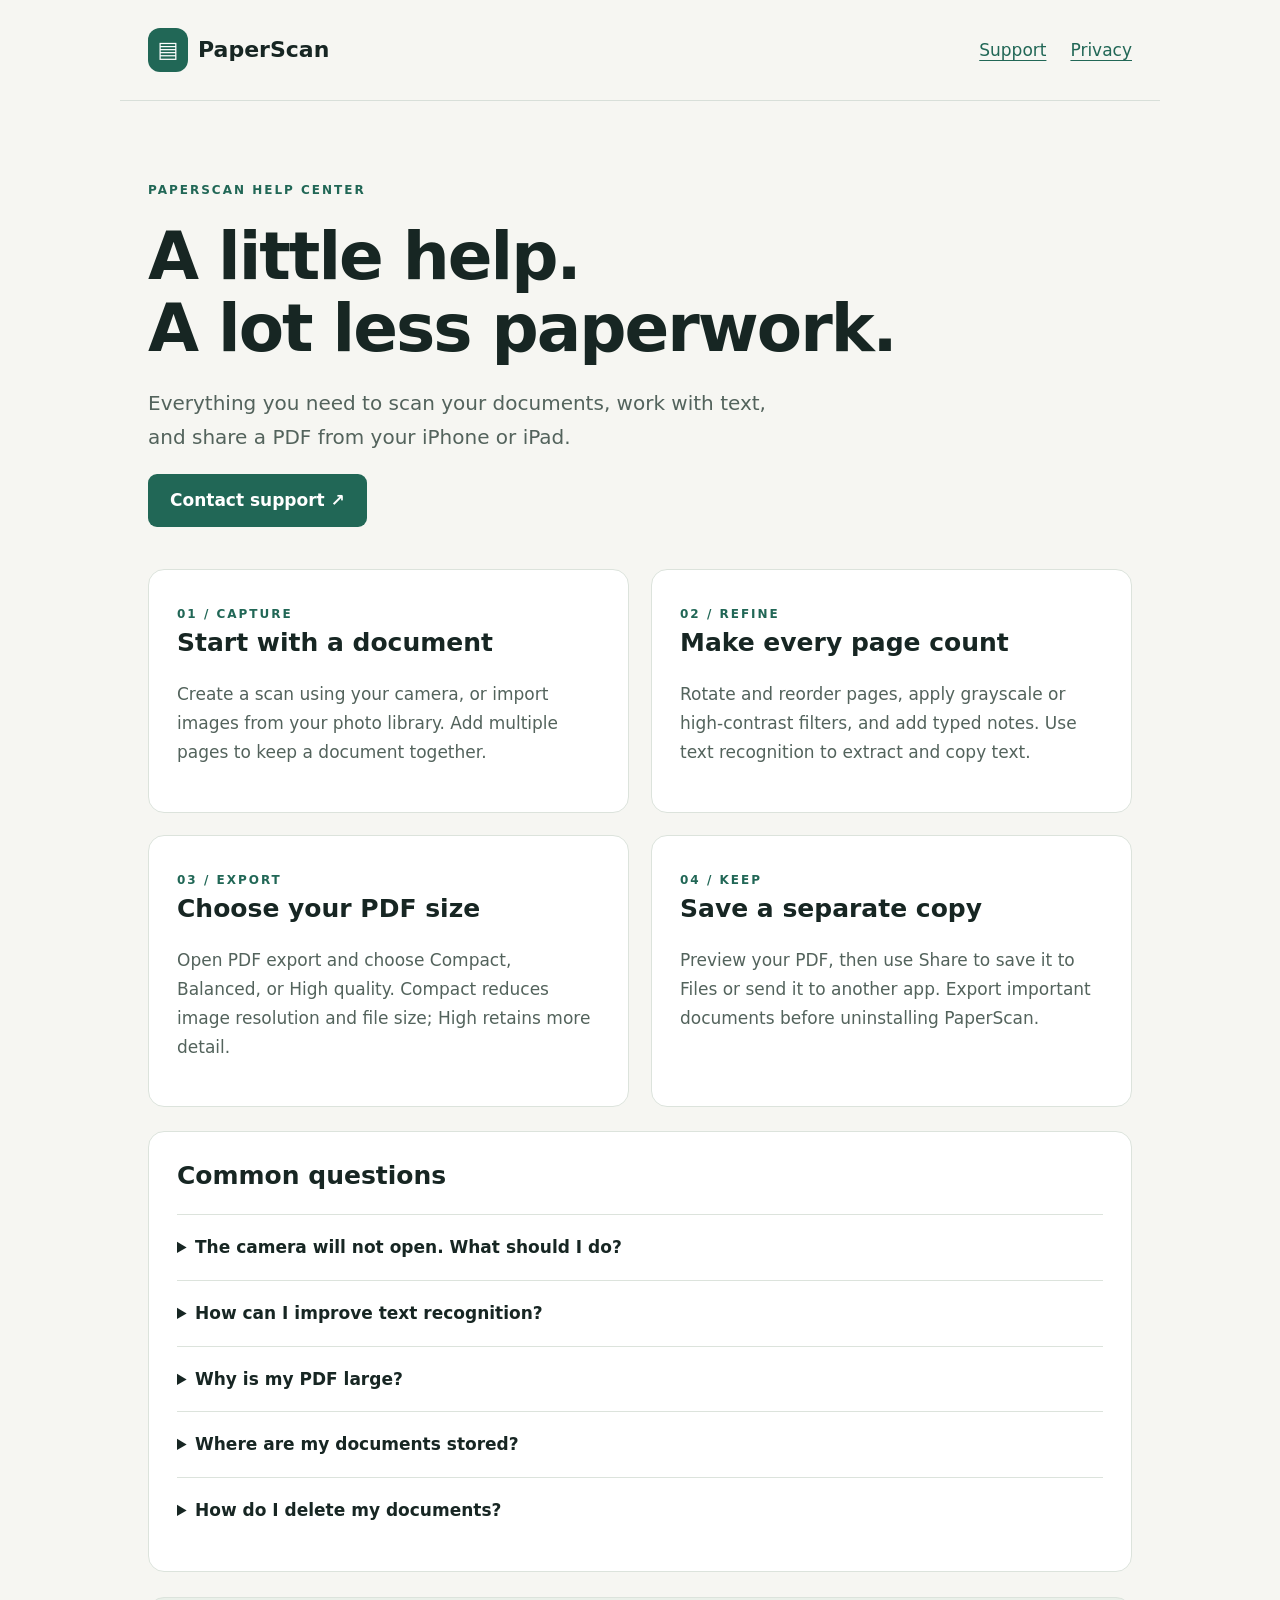
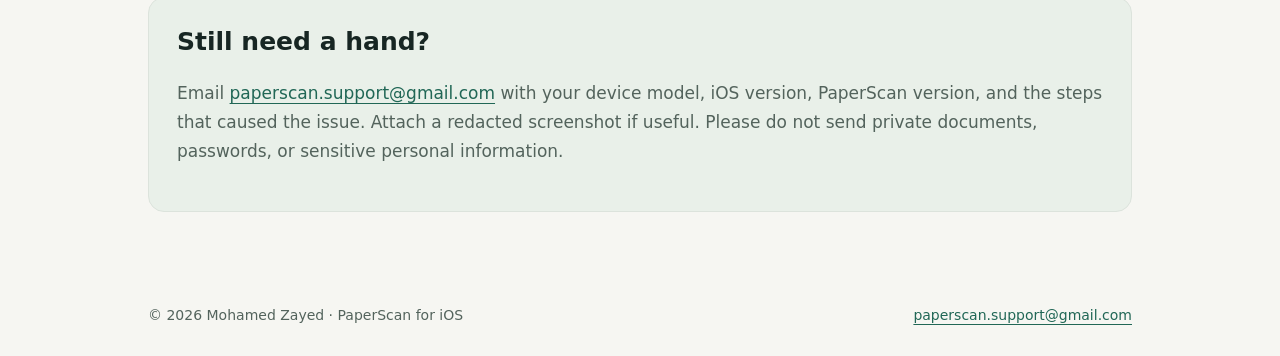
<file: index.html>
<!doctype html><html lang="en"><head><meta charset="utf-8"><meta name="viewport" content="width=device-width,initial-scale=1"><title>Support · PaperScan</title><meta name="description" content="Official PaperScan for iOS support and privacy information. Get help scanning documents, recognizing text and exporting PDFs."><link rel="stylesheet" href="style.css"></head><body><header><a class="brand" href="./"><span class="icon" aria-hidden="true">▤</span>PaperScan</a><nav aria-label="Main navigation"><a href="./">Support</a><a href="privacy.html">Privacy</a></nav></header><main><div class="hero"><span class="eyebrow">PAPERSCAN HELP CENTER</span><h1>A little help.<br>A lot less paperwork.</h1><p class="intro">Everything you need to scan your documents, work with text, and share a PDF from your iPhone or iPad.</p><a class="button" href="mailto:paperscan.support@gmail.com">Contact support ↗</a></div><div class="grid"><section class="card"><span class="eyebrow">01 / CAPTURE</span><h2>Start with a document</h2><p>Create a scan using your camera, or import images from your photo library. Add multiple pages to keep a document together.</p></section><section class="card"><span class="eyebrow">02 / REFINE</span><h2>Make every page count</h2><p>Rotate and reorder pages, apply grayscale or high-contrast filters, and add typed notes. Use text recognition to extract and copy text.</p></section><section class="card"><span class="eyebrow">03 / EXPORT</span><h2>Choose your PDF size</h2><p>Open PDF export and choose Compact, Balanced, or High quality. Compact reduces image resolution and file size; High retains more detail.</p></section><section class="card"><span class="eyebrow">04 / KEEP</span><h2>Save a separate copy</h2><p>Preview your PDF, then use Share to save it to Files or send it to another app. Export important documents before uninstalling PaperScan.</p></section></div><section class="card" style="margin-top:24px"><h2>Common questions</h2><details><summary>The camera will not open. What should I do?</summary><p>Check that camera access is enabled for PaperScan in iOS Settings. Try reopening the app. You can also import existing photos.</p></details><details><summary>How can I improve text recognition?</summary><p>Use a well-lit, sharp image with straight, unobstructed text. Avoid glare and shadows. Recognition accuracy varies by language, typeface, and image quality; review extracted text before using it.</p></details><details><summary>Why is my PDF large?</summary><p>Try Compact export quality, or remove unnecessary pages. A document with many high-resolution images will usually be larger. Check that small text remains readable after reducing quality.</p></details><details><summary>Where are my documents stored?</summary><p>Documents are stored in the app on your device. PaperScan does not provide its own cloud sync. Device backups and exported copies depend on your Apple and storage settings.</p></details><details><summary>How do I delete my documents?</summary><p>Delete a document from your PaperScan library to remove its stored pages from the app. Exported copies and backups must be managed separately in the services or locations where you saved them.</p></details></section><section class="card contact"><h2>Still need a hand?</h2><p>Email <a href="mailto:paperscan.support@gmail.com">paperscan.support@gmail.com</a> with your device model, iOS version, PaperScan version, and the steps that caused the issue. Attach a redacted screenshot if useful. Please do not send private documents, passwords, or sensitive personal information.</p></section></main><footer><span>© 2026 Mohamed Zayed · PaperScan for iOS</span><a href="mailto:paperscan.support@gmail.com">paperscan.support@gmail.com</a></footer></body></html>
</file>
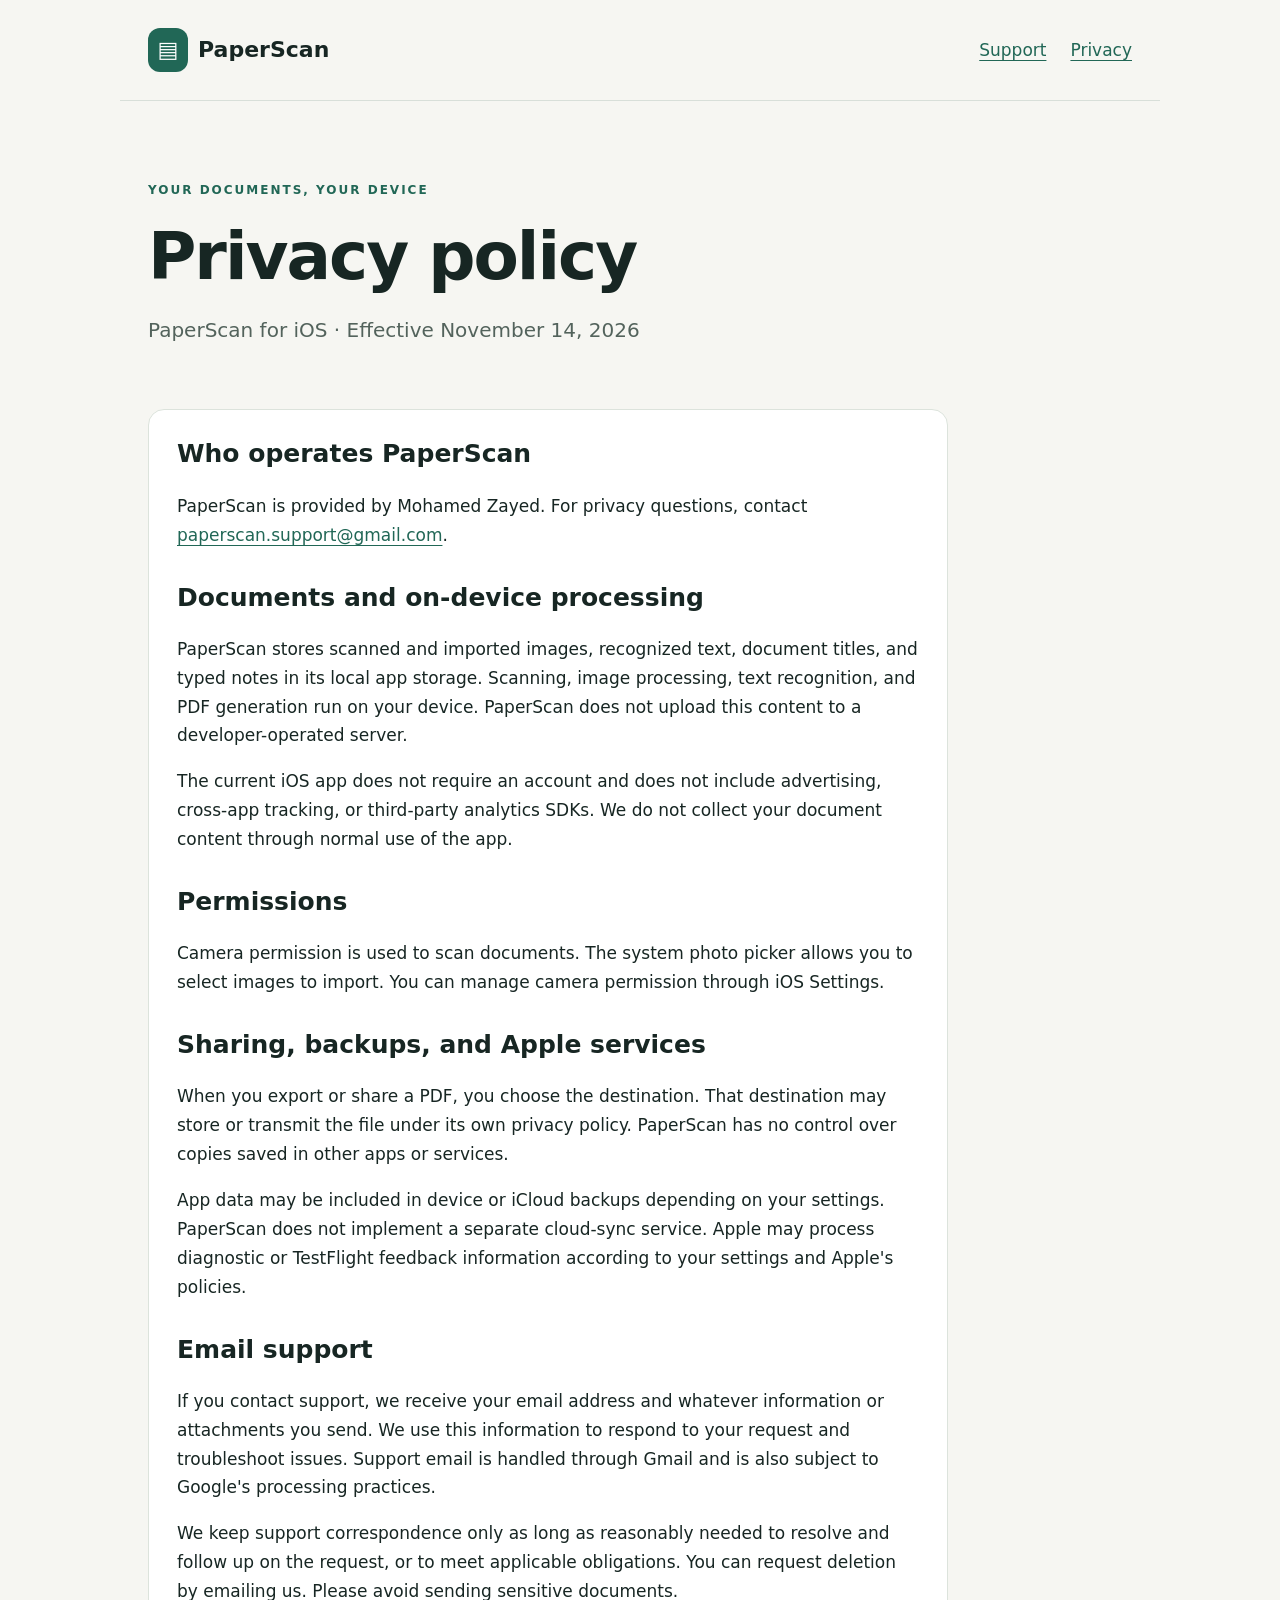
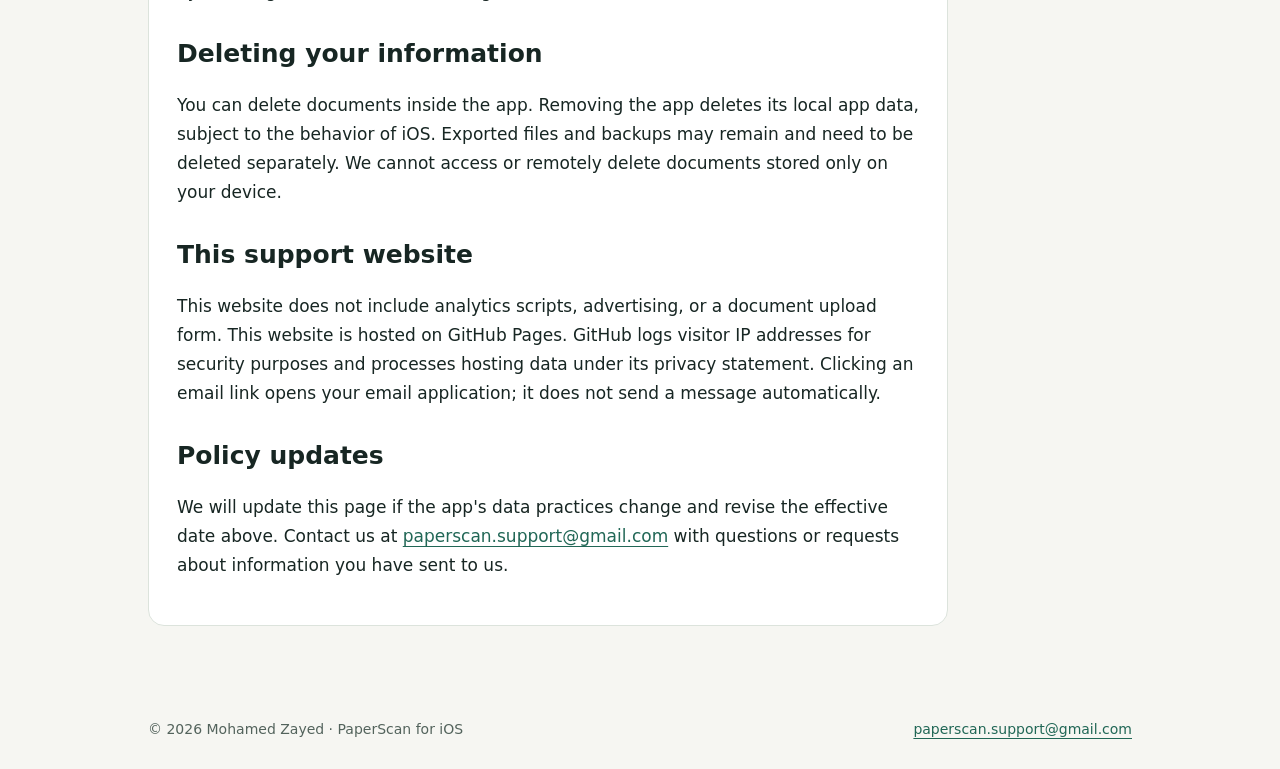
<file: privacy.html>
<!doctype html><html lang="en"><head><meta charset="utf-8"><meta name="viewport" content="width=device-width,initial-scale=1"><title>Privacy policy · PaperScan</title><meta name="description" content="Official PaperScan for iOS support and privacy information. Get help scanning documents, recognizing text and exporting PDFs."><link rel="stylesheet" href="style.css"></head><body><header><a class="brand" href="./"><span class="icon" aria-hidden="true">▤</span>PaperScan</a><nav aria-label="Main navigation"><a href="./">Support</a><a href="privacy.html">Privacy</a></nav></header><main><div class="hero"><span class="eyebrow">YOUR DOCUMENTS, YOUR DEVICE</span><h1>Privacy policy</h1><p class="intro">PaperScan for iOS · Effective November 14, 2026</p></div><article><section><h2>Who operates PaperScan</h2><p>PaperScan is provided by Mohamed Zayed. For privacy questions, contact <a href="mailto:paperscan.support@gmail.com">paperscan.support@gmail.com</a>.</p></section><section><h2>Documents and on-device processing</h2><p>PaperScan stores scanned and imported images, recognized text, document titles, and typed notes in its local app storage. Scanning, image processing, text recognition, and PDF generation run on your device. PaperScan does not upload this content to a developer-operated server.</p><p>The current iOS app does not require an account and does not include advertising, cross-app tracking, or third-party analytics SDKs. We do not collect your document content through normal use of the app.</p></section><section><h2>Permissions</h2><p>Camera permission is used to scan documents. The system photo picker allows you to select images to import. You can manage camera permission through iOS Settings.</p></section><section><h2>Sharing, backups, and Apple services</h2><p>When you export or share a PDF, you choose the destination. That destination may store or transmit the file under its own privacy policy. PaperScan has no control over copies saved in other apps or services.</p><p>App data may be included in device or iCloud backups depending on your settings. PaperScan does not implement a separate cloud-sync service. Apple may process diagnostic or TestFlight feedback information according to your settings and Apple's policies.</p></section><section><h2>Email support</h2><p>If you contact support, we receive your email address and whatever information or attachments you send. We use this information to respond to your request and troubleshoot issues. Support email is handled through Gmail and is also subject to Google's processing practices.</p><p>We keep support correspondence only as long as reasonably needed to resolve and follow up on the request, or to meet applicable obligations. You can request deletion by emailing us. Please avoid sending sensitive documents.</p></section><section><h2>Deleting your information</h2><p>You can delete documents inside the app. Removing the app deletes its local app data, subject to the behavior of iOS. Exported files and backups may remain and need to be deleted separately. We cannot access or remotely delete documents stored only on your device.</p></section><section><h2>This support website</h2><p>This website does not include analytics scripts, advertising, or a document upload form. This website is hosted on GitHub Pages. GitHub logs visitor IP addresses for security purposes and processes hosting data under its privacy statement. Clicking an email link opens your email application; it does not send a message automatically.</p></section><section><h2>Policy updates</h2><p>We will update this page if the app's data practices change and revise the effective date above. Contact us at <a href="mailto:paperscan.support@gmail.com">paperscan.support@gmail.com</a> with questions or requests about information you have sent to us.</p></section></article></main><footer><span>© 2026 Mohamed Zayed · PaperScan for iOS</span><a href="mailto:paperscan.support@gmail.com">paperscan.support@gmail.com</a></footer></body></html>
</file>
<file: style.css>
*{box-sizing:border-box}body{margin:0;background:#f6f6f2;color:#172623;font:17px/1.7 system-ui,-apple-system,sans-serif}a{color:#216756;text-underline-offset:4px}header,main,footer{max-width:1040px;margin:auto;padding:28px}header{display:flex;align-items:center;justify-content:space-between;border-bottom:1px solid #d8dfd9}nav{display:flex;gap:24px}.brand{font-weight:750;text-decoration:none;color:#172623;font-size:22px}.icon{display:inline-grid;place-items:center;background:#216756;color:white;border-radius:12px;width:40px;height:44px;margin-right:10px}h1{font-size:clamp(38px,6vw,66px);line-height:1.1;letter-spacing:-2px;margin:18px 0}h2{font-size:25px;line-height:1.3;margin-top:0}h3{font-size:19px;margin-bottom:5px}.eyebrow{font-size:12px;letter-spacing:2px;font-weight:750;color:#216756}.intro{font-size:20px;color:#53635c;max-width:660px}.hero{padding:45px 0 42px}.button{display:inline-block;padding:12px 22px;border-radius:9px;background:#216756;color:#fff;text-decoration:none;font-weight:650}.grid{display:grid;grid-template-columns:1fr 1fr;gap:22px}.card,article{background:white;border:1px solid #dce3dc;border-radius:16px;padding:28px}.card p{color:#53635c}.contact{margin-top:25px;background:#e9f0e9}details{border-top:1px solid #dce3dc;padding:18px 0}summary{font-weight:650;cursor:pointer}details p{margin-bottom:0}article{max-width:800px}article section+section{margin-top:32px}footer{font-size:14px;color:#53635c;display:flex;justify-content:space-between;gap:20px;margin-top:36px}a:focus-visible,summary:focus-visible{outline:3px solid #dfaa46;outline-offset:5px}@media(max-width:640px){header,main,footer{padding:20px}.grid{grid-template-columns:1fr}nav{gap:14px;font-size:14px}.hero{padding-top:30px}.card,article{padding:22px}footer{flex-direction:column}.brand{font-size:18px}.icon{display:none}}
</file>
